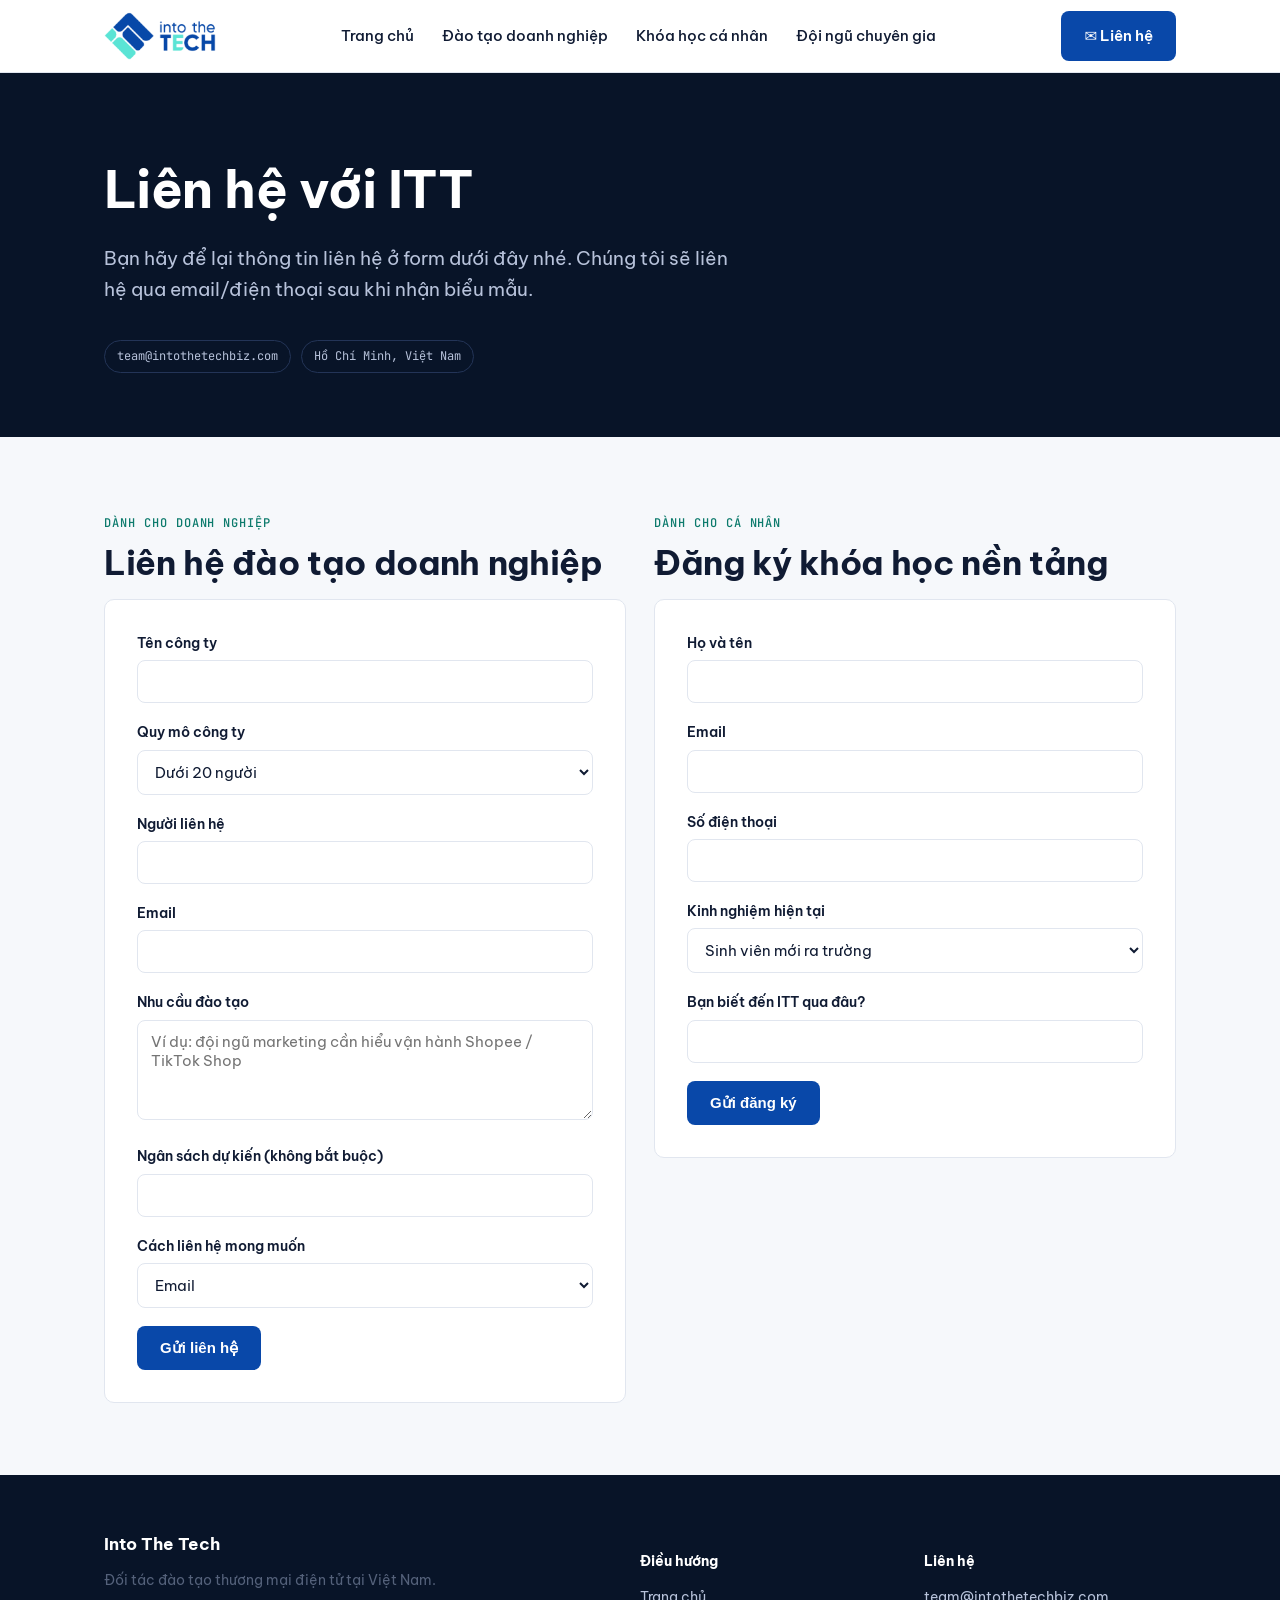
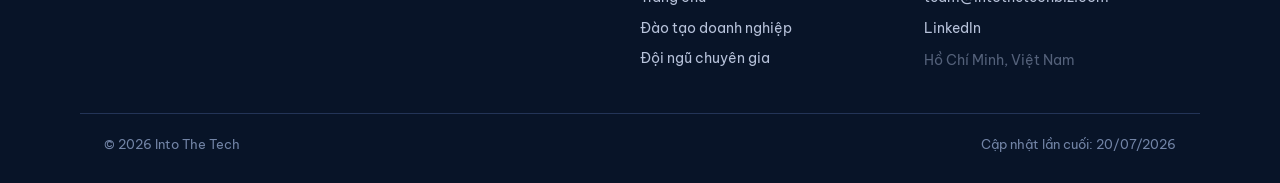
<file: contact.html>
<!DOCTYPE html>
<html lang="vi">
<head>
<meta charset="UTF-8">
<meta name="viewport" content="width=device-width, initial-scale=1.0">
<title>Liên hệ | Into The Tech</title>
<meta name="description" content="Liên hệ Into The Tech để trao đổi về đào tạo thương mại điện tử cho doanh nghiệp hoặc đăng ký khóa học cá nhân. Trụ sở tại Hồ Chí Minh, Việt Nam.">
<meta name="dateModified" content="2026-07-20">
<link rel="canonical" href="https://intothetechbiz.com/contact.html">
<link rel="stylesheet" href="https://fonts.googleapis.com/css2?family=Be+Vietnam+Pro:wght@400;500;600;700;800&family=JetBrains+Mono:wght@400;500&display=swap">
<link rel="stylesheet" href="assets/css/style.css?v=3">
<script type="application/ld+json">
{
  "@context": "https://schema.org",
  "@type": "ContactPage",
  "about": {
    "@type": "EducationalOrganization",
    "name": "Into The Tech",
    "email": "team@intothetechbiz.com",
    "address": {"@type": "PostalAddress", "addressLocality": "Ho Chi Minh City", "addressCountry": "VN"}
  }
}
</script>
</head>
<body>

<header class="site-header">
  <div class="wrap">
    <a href="index.html" class="brand"><img src="assets/img/logo.png" alt="Into The Tech logo"></a>
    <nav class="main-nav">
      <a href="index.html">Trang chủ</a>
      <a href="corporate-training.html">Đào tạo doanh nghiệp</a>
      <a href="students.html">Khóa học cá nhân</a>
      <a href="trainers.html">Đội ngũ chuyên gia</a>
    </nav>
    <div class="header-actions">
      <a href="contact.html" class="btn btn-primary">✉ Liên hệ</a>
    </div>
    <button class="mobile-nav-toggle" aria-label="Menu">☰</button>
  </div>
</header>

<section class="hero dark">
  <div class="wrap">
    <h1>Liên hệ với ITT</h1>
    <p class="lede measure">Bạn hãy để lại thông tin liên hệ ở form dưới đây nhé. Chúng tôi sẽ liên hệ qua email/điện thoại sau khi nhận biểu mẫu.</p>
    <div class="hero-tags">
      <span class="tag"><a href="mailto:team@intothetechbiz.com" style="color:inherit;">team@intothetechbiz.com</a></span>
      <span class="tag">Hồ Chí Minh, Việt Nam</span>
    </div>
  </div>
</section>

<section class="section">
  <div class="wrap">
    <div class="contact-grid">

      <div>
        <span class="eyebrow" style="color:var(--teal-dark);">DÀNH CHO DOANH NGHIỆP</span>
        <h2 style="margin-top:8px;">Liên hệ đào tạo doanh nghiệp</h2>
        <!-- SETUP NOTE: replace data-gform-action below with the real Google Form
             .../formResponse URL, and each input's name with the matching entry.XXXXXXX
             field ID pulled from that form. See main.js for how the silent submit works. -->
        <form class="form-card" data-gform-action="https://docs.google.com/forms/d/e/REPLACE_WITH_CORPORATE_FORM_ID/formResponse">
          <div class="form-row">
            <label>Tên công ty</label>
            <input type="text" name="entry.REPLACE_1" required>
          </div>
          <div class="form-row">
            <label>Quy mô công ty</label>
            <select name="entry.REPLACE_2">
              <option>Dưới 20 người</option>
              <option>20-100 người</option>
              <option>Trên 100 người</option>
            </select>
          </div>
          <div class="form-row">
            <label>Người liên hệ</label>
            <input type="text" name="entry.REPLACE_3" required>
          </div>
          <div class="form-row">
            <label>Email</label>
            <input type="email" name="entry.REPLACE_4" required>
          </div>
          <div class="form-row">
            <label>Nhu cầu đào tạo</label>
            <textarea name="entry.REPLACE_5" placeholder="Ví dụ: đội ngũ marketing cần hiểu vận hành Shopee / TikTok Shop"></textarea>
          </div>
          <div class="form-row">
            <label>Ngân sách dự kiến (không bắt buộc)</label>
            <input type="text" name="entry.REPLACE_6">
          </div>
          <div class="form-row">
            <label>Cách liên hệ mong muốn</label>
            <select name="entry.REPLACE_7">
              <option>Email</option>
              <option>Điện thoại</option>
            </select>
          </div>
          <button type="submit" class="btn btn-primary">Gửi liên hệ</button>
        </form>
        <div class="confirm-msg">Cảm ơn bạn đã liên hệ, ITT sẽ phản hồi sớm nhất có thể.</div>
      </div>

      <div>
        <span class="eyebrow">DÀNH CHO CÁ NHÂN</span>
        <h2 style="margin-top:8px;">Đăng ký khóa học nền tảng</h2>
        <!-- SETUP NOTE: same as above, replace data-gform-action and entry.XXXXXXX
             field names with the real Student Enrollment Google Form's values. -->
        <form class="form-card" data-gform-action="https://docs.google.com/forms/d/e/REPLACE_WITH_STUDENT_FORM_ID/formResponse">
          <div class="form-row">
            <label>Họ và tên</label>
            <input type="text" name="entry.REPLACE_1" required>
          </div>
          <div class="form-row">
            <label>Email</label>
            <input type="email" name="entry.REPLACE_2" required>
          </div>
          <div class="form-row">
            <label>Số điện thoại</label>
            <input type="tel" name="entry.REPLACE_3" required>
          </div>
          <div class="form-row">
            <label>Kinh nghiệm hiện tại</label>
            <select name="entry.REPLACE_4">
              <option>Sinh viên mới ra trường</option>
              <option>Dưới 3 năm kinh nghiệm thương mại điện tử</option>
              <option>Khác</option>
            </select>
          </div>
          <div class="form-row">
            <label>Bạn biết đến ITT qua đâu?</label>
            <input type="text" name="entry.REPLACE_5">
          </div>
          <button type="submit" class="btn btn-primary">Gửi đăng ký</button>
        </form>
        <div class="confirm-msg">Cảm ơn bạn đã đăng ký, ITT sẽ liên hệ sớm.</div>
      </div>

    </div>
  </div>
</section>

<footer>
  <div class="wrap">
    <div>
      <div class="brand" style="color:#fff;margin-bottom:12px;">Into The Tech</div>
      <p class="small">Đối tác đào tạo thương mại điện tử tại Việt Nam.</p>
    </div>
    <div>
      <h4>Điều hướng</h4>
      <a href="index.html">Trang chủ</a>
      <a href="corporate-training.html">Đào tạo doanh nghiệp</a>
      <a href="trainers.html">Đội ngũ chuyên gia</a>
    </div>
    <div>
      <h4>Liên hệ</h4>
      <a href="mailto:team@intothetechbiz.com">team@intothetechbiz.com</a>
      <a href="https://vn.linkedin.com/company/intothetech" target="_blank" rel="noopener">LinkedIn</a>
      <span class="small">Hồ Chí Minh, Việt Nam</span>
    </div>
  </div>
  <div class="footer-bottom">
    <span>© 2026 Into The Tech</span>
    <span>Cập nhật lần cuối: 20/07/2026</span>
  </div>
</footer>

<script src="assets/js/main.js?v=3"></script>
</body>
</html>
</file>
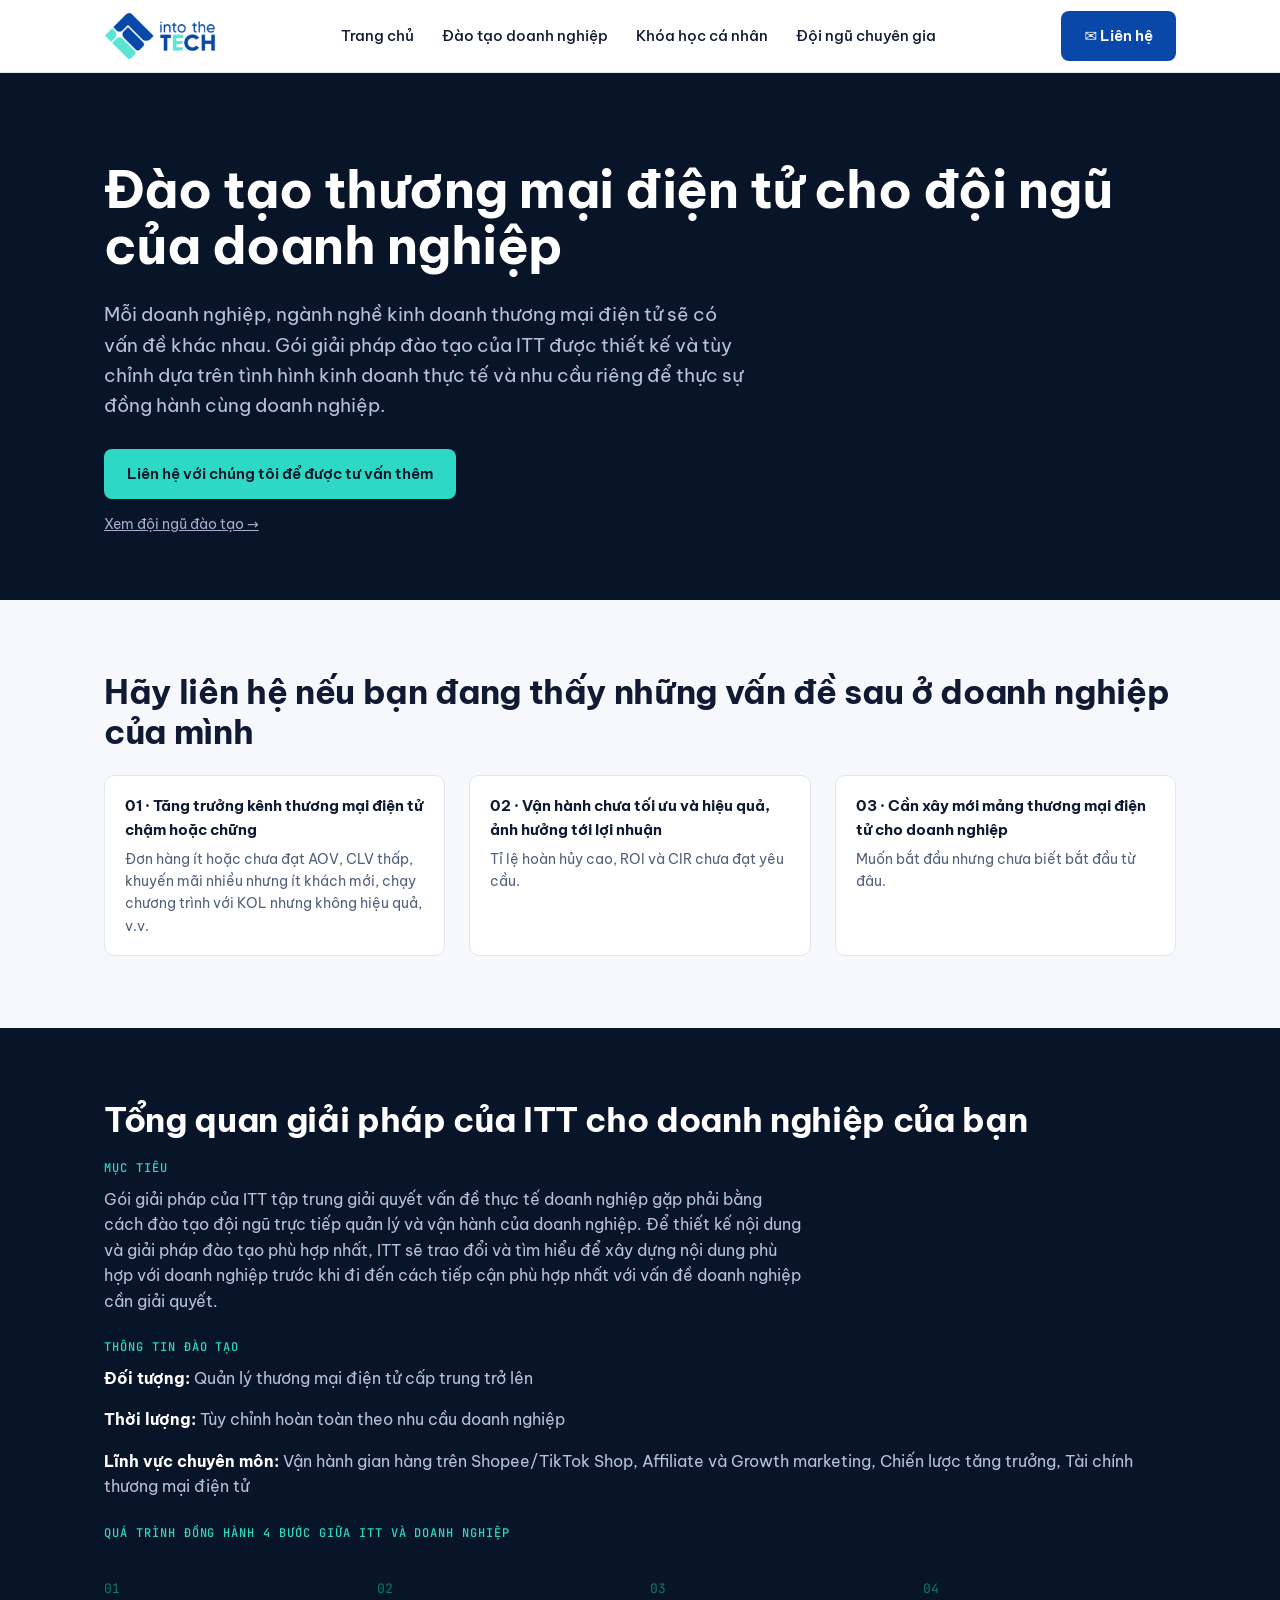
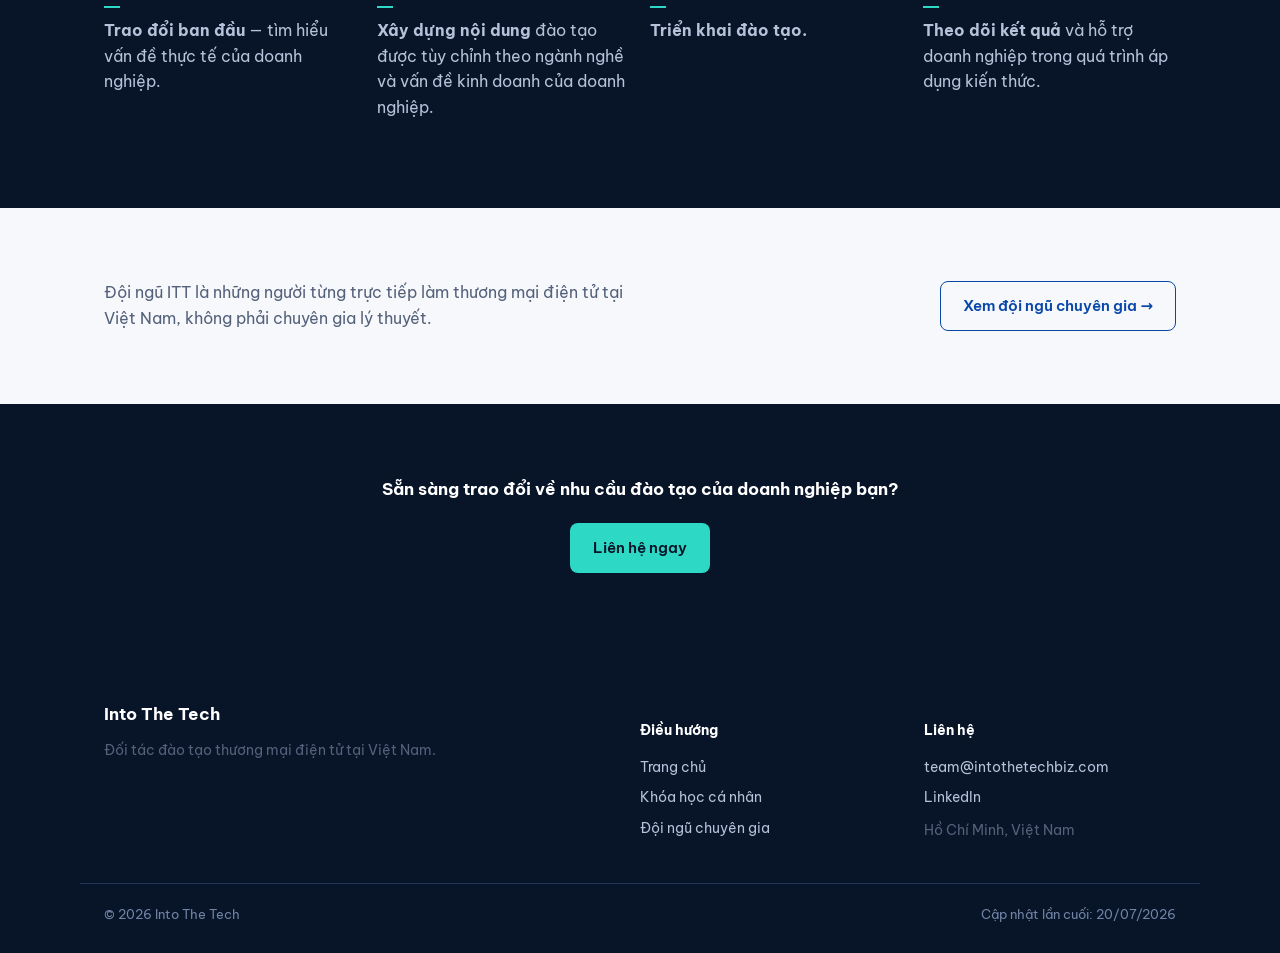
<file: corporate-training.html>
<!DOCTYPE html>
<html lang="vi">
<head>
<meta charset="UTF-8">
<meta name="viewport" content="width=device-width, initial-scale=1.0">
<title>Đào tạo thương mại điện tử cho đội ngũ doanh nghiệp | Into The Tech</title>
<meta name="description" content="ITT thiết kế chương trình đào tạo thương mại điện tử riêng cho từng doanh nghiệp tại Việt Nam, giải quyết vấn đề tăng trưởng chậm, vận hành chưa tối ưu, hoặc xây mới mảng thương mại điện tử.">
<meta name="dateModified" content="2026-07-20">
<link rel="canonical" href="https://intothetechbiz.com/corporate-training.html">
<link rel="stylesheet" href="https://fonts.googleapis.com/css2?family=Be+Vietnam+Pro:wght@400;500;600;700;800&family=JetBrains+Mono:wght@400;500&display=swap">
<link rel="stylesheet" href="assets/css/style.css?v=3">
<script type="application/ld+json">
{
  "@context": "https://schema.org",
  "@type": "Service",
  "serviceType": "Corporate e-commerce training",
  "provider": {"@type": "EducationalOrganization", "name": "Into The Tech", "url": "https://intothetechbiz.com/"},
  "areaServed": "VN",
  "description": "Custom-scoped corporate e-commerce training for businesses in Vietnam, covering Shopee and TikTok Shop operations, affiliate and growth marketing, growth strategy, and e-commerce finance. Duration is fully customized per client.",
  "audience": {"@type": "BusinessAudience", "audienceType": "Mid-level e-commerce management and above at businesses in Vietnam"}
}
</script>
</head>
<body>

<header class="site-header">
  <div class="wrap">
    <a href="index.html" class="brand"><img src="assets/img/logo.png" alt="Into The Tech logo"></a>
    <nav class="main-nav">
      <a href="index.html">Trang chủ</a>
      <a href="corporate-training.html">Đào tạo doanh nghiệp</a>
      <a href="students.html">Khóa học cá nhân</a>
      <a href="trainers.html">Đội ngũ chuyên gia</a>
    </nav>
    <div class="header-actions">
      <a href="contact.html" class="btn btn-primary">✉ Liên hệ</a>
    </div>
    <button class="mobile-nav-toggle" aria-label="Menu">☰</button>
  </div>
</header>

<section class="hero dark">
  <div class="wrap">
    <h1>Đào tạo thương mại điện tử cho đội ngũ của doanh nghiệp</h1>
    <p class="lede measure">Mỗi doanh nghiệp, ngành nghề kinh doanh thương mại điện tử sẽ có vấn đề khác nhau. Gói giải pháp đào tạo của ITT được thiết kế và tùy chỉnh dựa trên tình hình kinh doanh thực tế và nhu cầu riêng để thực sự đồng hành cùng doanh nghiệp.</p>
    <div class="hero-ctas">
      <a href="contact.html" class="btn btn-teal">Liên hệ với chúng tôi để được tư vấn thêm</a>
    </div>
    <div style="margin-top:12px;">
      <a href="trainers.html" style="color:#9FB0CC;text-decoration:underline;font-size:14px;">Xem đội ngũ đào tạo →</a>
    </div>
  </div>
</section>

<section class="section">
  <div class="wrap">
    <h2>Hãy liên hệ nếu bạn đang thấy những vấn đề sau ở doanh nghiệp của mình</h2>
    <div class="grid grid-3" style="margin-top:24px;">
      <div class="problem-card">
        <h4>01 · Tăng trưởng kênh thương mại điện tử chậm hoặc chững</h4>
        <p>Đơn hàng ít hoặc chưa đạt AOV, CLV thấp, khuyến mãi nhiều nhưng ít khách mới, chạy chương trình với KOL nhưng không hiệu quả, v.v.</p>
      </div>
      <div class="problem-card">
        <h4>02 · Vận hành chưa tối ưu và hiệu quả, ảnh hưởng tới lợi nhuận</h4>
        <p>Tỉ lệ hoàn hủy cao, ROI và CIR chưa đạt yêu cầu.</p>
      </div>
      <div class="problem-card">
        <h4>03 · Cần xây mới mảng thương mại điện tử cho doanh nghiệp</h4>
        <p>Muốn bắt đầu nhưng chưa biết bắt đầu từ đâu.</p>
      </div>
    </div>
  </div>
</section>

<section class="section dark">
  <div class="wrap">
    <h2 style="color:#fff;">Tổng quan giải pháp của ITT cho doanh nghiệp của bạn</h2>

    <span class="eyebrow" style="margin-top:20px;display:block;">MỤC TIÊU</span>
    <p class="measure" style="margin-top:8px;">Gói giải pháp của ITT tập trung giải quyết vấn đề thực tế doanh nghiệp gặp phải bằng cách đào tạo đội ngũ trực tiếp quản lý và vận hành của doanh nghiệp. Để thiết kế nội dung và giải pháp đào tạo phù hợp nhất, ITT sẽ trao đổi và tìm hiểu để xây dựng nội dung phù hợp với doanh nghiệp trước khi đi đến cách tiếp cận phù hợp nhất với vấn đề doanh nghiệp cần giải quyết.</p>

    <span class="eyebrow" style="margin-top:24px;display:block;">THÔNG TIN ĐÀO TẠO</span>
    <p style="margin-top:8px;"><strong style="color:#fff;">Đối tượng:</strong> Quản lý thương mại điện tử cấp trung trở lên</p>
    <p><strong style="color:#fff;">Thời lượng:</strong> Tùy chỉnh hoàn toàn theo nhu cầu doanh nghiệp</p>
    <p><strong style="color:#fff;">Lĩnh vực chuyên môn:</strong> Vận hành gian hàng trên Shopee/TikTok Shop, Affiliate và Growth marketing, Chiến lược tăng trưởng, Tài chính thương mại điện tử</p>

    <span class="eyebrow" style="margin-top:24px;display:block;">QUÁ TRÌNH ĐỒNG HÀNH 4 BƯỚC GIỮA ITT VÀ DOANH NGHIỆP</span>
    <div class="steps" style="margin-top:14px;">
      <div class="step">
        <span class="step-marker">01</span>
        <p><strong>Trao đổi ban đầu</strong> — tìm hiểu vấn đề thực tế của doanh nghiệp.</p>
      </div>
      <div class="step">
        <span class="step-marker">02</span>
        <p><strong>Xây dựng nội dung</strong> đào tạo được tùy chỉnh theo ngành nghề và vấn đề kinh doanh của doanh nghiệp.</p>
      </div>
      <div class="step">
        <span class="step-marker">03</span>
        <p><strong>Triển khai đào tạo.</strong></p>
      </div>
      <div class="step">
        <span class="step-marker">04</span>
        <p><strong>Theo dõi kết quả</strong> và hỗ trợ doanh nghiệp trong quá trình áp dụng kiến thức.</p>
      </div>
    </div>
  </div>
</section>

<section class="section">
  <div class="wrap">
    <div class="grid grid-2" style="align-items:center;">
      <p class="measure" style="margin:0;">Đội ngũ ITT là những người từng trực tiếp làm thương mại điện tử tại Việt Nam, không phải chuyên gia lý thuyết.</p>
      <div style="text-align:right;">
        <a href="trainers.html" class="btn" style="border:1px solid var(--blue);color:var(--blue);">Xem đội ngũ chuyên gia →</a>
      </div>
    </div>
  </div>
</section>

<section class="section dark">
  <div class="wrap center">
    <p style="max-width:520px;margin:0 auto 20px;font-weight:700;color:#fff;font-size:17px;">Sẵn sàng trao đổi về nhu cầu đào tạo của doanh nghiệp bạn?</p>
    <a href="contact.html" class="btn btn-teal">Liên hệ ngay</a>
  </div>
</section>

<footer>
  <div class="wrap">
    <div>
      <div class="brand" style="color:#fff;margin-bottom:12px;">Into The Tech</div>
      <p class="small">Đối tác đào tạo thương mại điện tử tại Việt Nam.</p>
    </div>
    <div>
      <h4>Điều hướng</h4>
      <a href="index.html">Trang chủ</a>
      <a href="students.html">Khóa học cá nhân</a>
      <a href="trainers.html">Đội ngũ chuyên gia</a>
    </div>
    <div>
      <h4>Liên hệ</h4>
      <a href="mailto:team@intothetechbiz.com">team@intothetechbiz.com</a>
      <a href="https://vn.linkedin.com/company/intothetech" target="_blank" rel="noopener">LinkedIn</a>
      <span class="small">Hồ Chí Minh, Việt Nam</span>
    </div>
  </div>
  <div class="footer-bottom">
    <span>© 2026 Into The Tech</span>
    <span>Cập nhật lần cuối: 20/07/2026</span>
  </div>
</footer>

<script src="assets/js/main.js?v=3"></script>
</body>
</html>
</file>
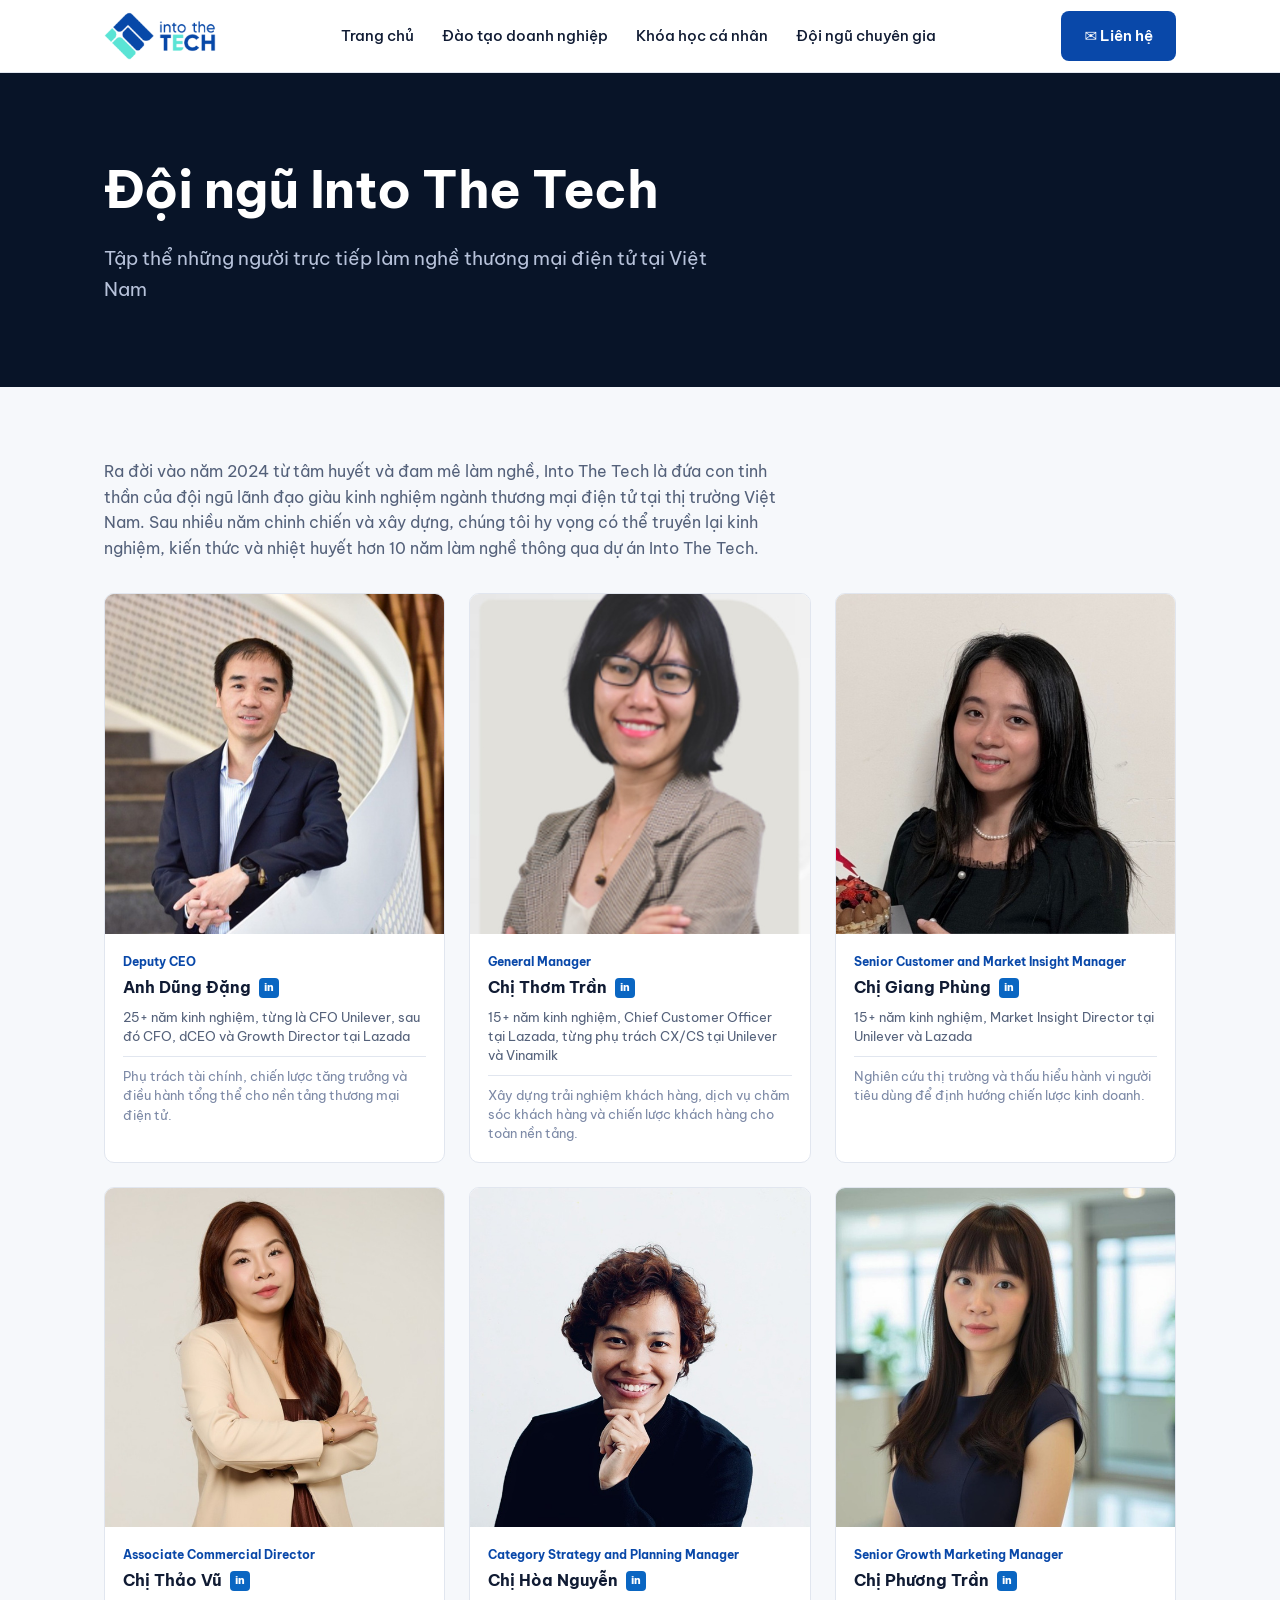
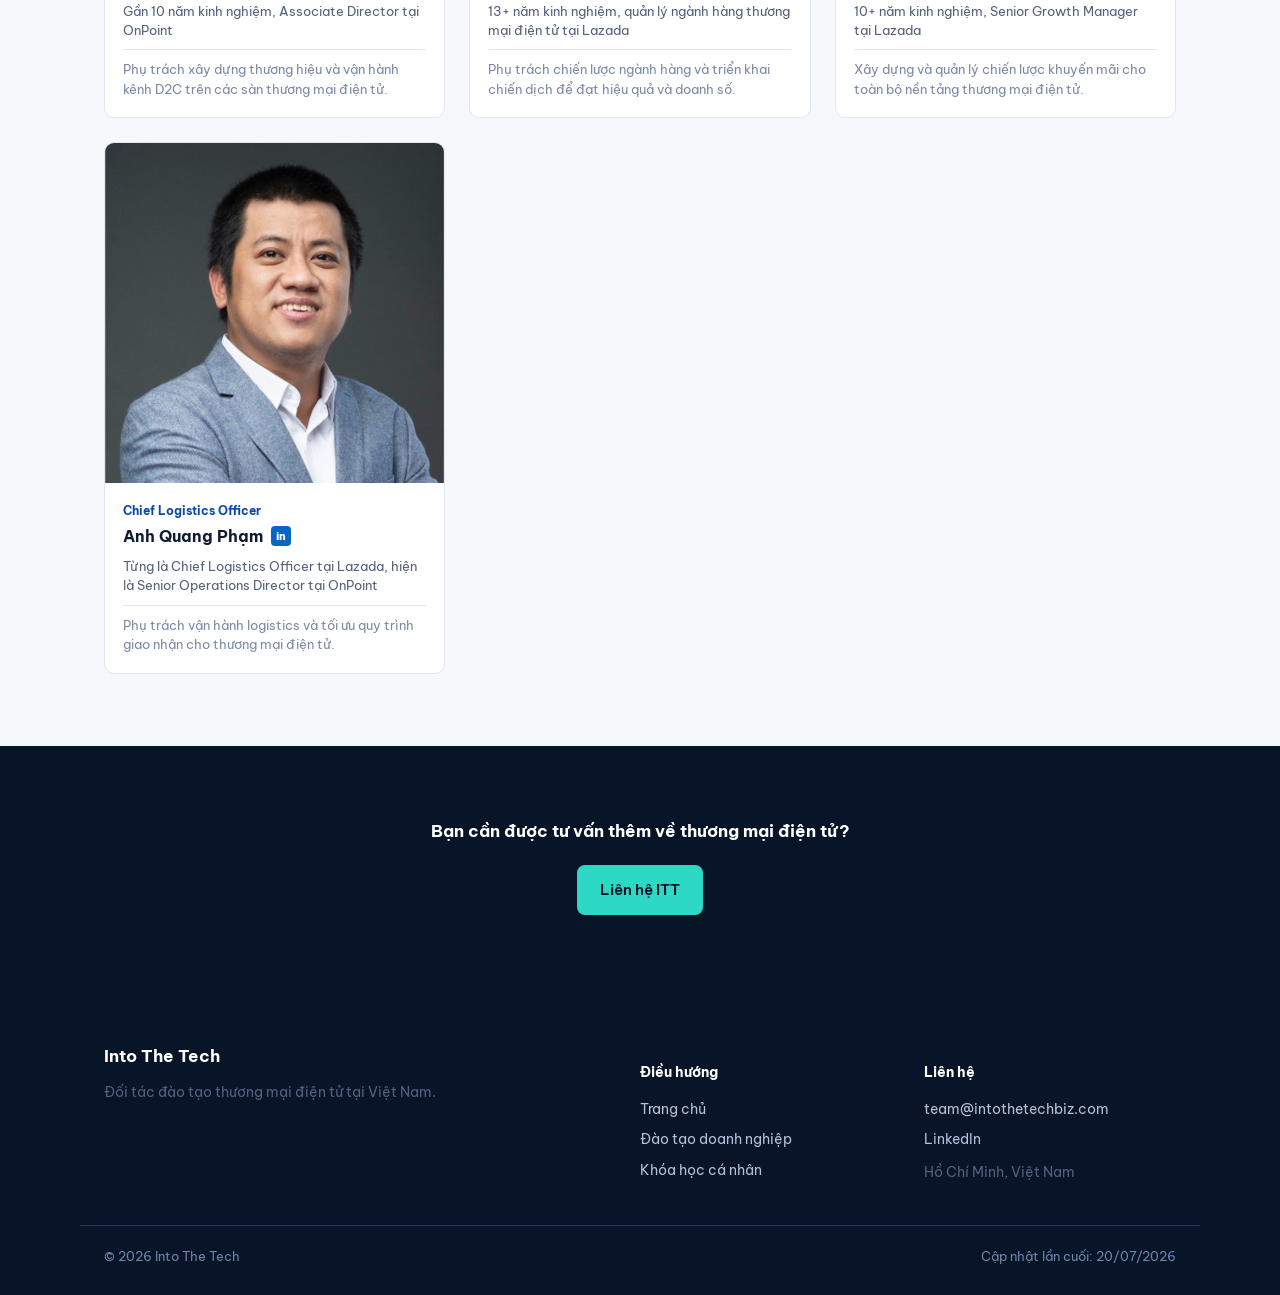
<file: trainers.html>
<!DOCTYPE html>
<html lang="vi">
<head>
<meta charset="UTF-8">
<meta name="viewport" content="width=device-width, initial-scale=1.0">
<title>Đội ngũ chuyên gia | Into The Tech</title>
<meta name="description" content="Đội ngũ Into The Tech, từng giữ vai trò lãnh đạo tại Lazada, Unilever, OnPoint và các doanh nghiệp thương mại điện tử, FMCG hàng đầu tại Việt Nam.">
<meta name="dateModified" content="2026-07-20">
<link rel="canonical" href="https://intothetechbiz.com/trainers.html">
<link rel="stylesheet" href="https://fonts.googleapis.com/css2?family=Be+Vietnam+Pro:wght@400;500;600;700;800&family=JetBrains+Mono:wght@400;500&display=swap">
<link rel="stylesheet" href="assets/css/style.css?v=3">
<script type="application/ld+json">
{
  "@context": "https://schema.org",
  "@type": "EducationalOrganization",
  "name": "Into The Tech",
  "employee": [
    {"@type": "Person", "name": "Dũng Đặng", "jobTitle": "Deputy CEO", "description": "25+ years experience, CFO at Unilever, then CFO, Deputy CEO, and Growth Director at Lazada."},
    {"@type": "Person", "name": "Thơm Trần", "jobTitle": "General Manager", "description": "15+ years experience, Chief Customer Officer at Lazada, previously CX/CS at Unilever and Vinamilk."},
    {"@type": "Person", "name": "Giang Phùng", "jobTitle": "Senior Customer and Market Insight Manager", "description": "15+ years experience, Market Insight Director at Unilever and Lazada."},
    {"@type": "Person", "name": "Thảo Vũ", "jobTitle": "Associate Commercial Director", "description": "Nearly 10 years experience, Associate Director at OnPoint."},
    {"@type": "Person", "name": "Hòa Nguyễn", "jobTitle": "Category Strategy and Planning Manager", "description": "13+ years experience, managed e-commerce categories at Lazada."},
    {"@type": "Person", "name": "Phương Trần", "jobTitle": "Senior Growth Marketing Manager", "description": "10+ years experience, Senior Growth Manager at Lazada."},
    {"@type": "Person", "name": "Quang Phạm", "jobTitle": "Chief Logistics Officer", "description": "Former Chief Logistics Officer at Lazada, now Senior Operations Director at OnPoint."}
  ]
}
</script>
</head>
<body>

<header class="site-header">
  <div class="wrap">
    <a href="index.html" class="brand"><img src="assets/img/logo.png" alt="Into The Tech logo"></a>
    <nav class="main-nav">
      <a href="index.html">Trang chủ</a>
      <a href="corporate-training.html">Đào tạo doanh nghiệp</a>
      <a href="students.html">Khóa học cá nhân</a>
      <a href="trainers.html">Đội ngũ chuyên gia</a>
    </nav>
    <div class="header-actions">
      <a href="contact.html" class="btn btn-primary">✉ Liên hệ</a>
    </div>
    <button class="mobile-nav-toggle" aria-label="Menu">☰</button>
  </div>
</header>

<section class="hero dark">
  <div class="wrap">
    <h1>Đội ngũ Into The Tech</h1>
    <p class="lede measure">Tập thể những người trực tiếp làm nghề thương mại điện tử tại Việt Nam</p>
  </div>
</section>

<section class="section">
  <div class="wrap">
    <p class="measure" style="font-size:16px;">Ra đời vào năm 2024 từ tâm huyết và đam mê làm nghề, Into The Tech là đứa con tinh thần của đội ngũ lãnh đạo giàu kinh nghiệm ngành thương mại điện tử tại thị trường Việt Nam. Sau nhiều năm chinh chiến và xây dựng, chúng tôi hy vọng có thể truyền lại kinh nghiệm, kiến thức và nhiệt huyết hơn 10 năm làm nghề thông qua dự án Into The Tech.</p>

    <div class="grid grid-3" style="margin-top:32px;">

      <div class="trainer-card blueprint">
        <div class="trainer-card-photo"><img src="assets/img/trainers/dung-dang.jpg" alt="Anh Dũng Đặng, Deputy CEO, Into The Tech"></div>
        <div class="trainer-card-body">
          <div class="trainer-card-role">Deputy CEO</div>
          <div class="trainer-name-row"><span class="name">Anh Dũng Đặng</span><span class="linkedin-badge">in</span></div>
          <div class="trainer-yoe">25+ năm kinh nghiệm, từng là CFO Unilever, sau đó CFO, dCEO và Growth Director tại Lazada</div>
          <div class="trainer-desc">Phụ trách tài chính, chiến lược tăng trưởng và điều hành tổng thể cho nền tảng thương mại điện tử.</div>
        </div>
      </div>

      <div class="trainer-card blueprint">
        <div class="trainer-card-photo"><img src="assets/img/trainers/thom-tran.jpg" alt="Chị Thơm Trần, General Manager, Into The Tech"></div>
        <div class="trainer-card-body">
          <div class="trainer-card-role">General Manager</div>
          <div class="trainer-name-row"><span class="name">Chị Thơm Trần</span><span class="linkedin-badge">in</span></div>
          <div class="trainer-yoe">15+ năm kinh nghiệm, Chief Customer Officer tại Lazada, từng phụ trách CX/CS tại Unilever và Vinamilk</div>
          <div class="trainer-desc">Xây dựng trải nghiệm khách hàng, dịch vụ chăm sóc khách hàng và chiến lược khách hàng cho toàn nền tảng.</div>
        </div>
      </div>

      <div class="trainer-card blueprint">
        <div class="trainer-card-photo"><img src="assets/img/trainers/giang-phung.jpg" alt="Chị Giang Phùng, Senior Customer and Market Insight Manager, Into The Tech"></div>
        <div class="trainer-card-body">
          <div class="trainer-card-role">Senior Customer and Market Insight Manager</div>
          <div class="trainer-name-row"><span class="name">Chị Giang Phùng</span><span class="linkedin-badge">in</span></div>
          <div class="trainer-yoe">15+ năm kinh nghiệm, Market Insight Director tại Unilever và Lazada</div>
          <div class="trainer-desc">Nghiên cứu thị trường và thấu hiểu hành vi người tiêu dùng để định hướng chiến lược kinh doanh.</div>
        </div>
      </div>

      <div class="trainer-card blueprint">
        <div class="trainer-card-photo"><img src="assets/img/trainers/thao-vu.jpg" alt="Chị Thảo Vũ, Associate Commercial Director, Into The Tech"></div>
        <div class="trainer-card-body">
          <div class="trainer-card-role">Associate Commercial Director</div>
          <div class="trainer-name-row"><span class="name">Chị Thảo Vũ</span><span class="linkedin-badge">in</span></div>
          <div class="trainer-yoe">Gần 10 năm kinh nghiệm, Associate Director tại OnPoint</div>
          <div class="trainer-desc">Phụ trách xây dựng thương hiệu và vận hành kênh D2C trên các sàn thương mại điện tử.</div>
        </div>
      </div>

      <div class="trainer-card blueprint">
        <div class="trainer-card-photo"><img src="assets/img/trainers/hoa-nguyen.jpg" alt="Chị Hòa Nguyễn, Category Strategy and Planning Manager, Into The Tech"></div>
        <div class="trainer-card-body">
          <div class="trainer-card-role">Category Strategy and Planning Manager</div>
          <div class="trainer-name-row"><span class="name">Chị Hòa Nguyễn</span><span class="linkedin-badge">in</span></div>
          <div class="trainer-yoe">13+ năm kinh nghiệm, quản lý ngành hàng thương mại điện tử tại Lazada</div>
          <div class="trainer-desc">Phụ trách chiến lược ngành hàng và triển khai chiến dịch để đạt hiệu quả và doanh số.</div>
        </div>
      </div>

      <div class="trainer-card blueprint">
        <div class="trainer-card-photo"><img src="assets/img/trainers/phuong-tran.jpg" alt="Chị Phương Trần, Senior Growth Marketing Manager, Into The Tech"></div>
        <div class="trainer-card-body">
          <div class="trainer-card-role">Senior Growth Marketing Manager</div>
          <div class="trainer-name-row"><span class="name">Chị Phương Trần</span><span class="linkedin-badge">in</span></div>
          <div class="trainer-yoe">10+ năm kinh nghiệm, Senior Growth Manager tại Lazada</div>
          <div class="trainer-desc">Xây dựng và quản lý chiến lược khuyến mãi cho toàn bộ nền tảng thương mại điện tử.</div>
        </div>
      </div>

      <div class="trainer-card blueprint">
        <div class="trainer-card-photo"><img src="assets/img/trainers/quang-pham.jpg" alt="Anh Quang Phạm, Chief Logistics Officer, Into The Tech"></div>
        <div class="trainer-card-body">
          <div class="trainer-card-role">Chief Logistics Officer</div>
          <div class="trainer-name-row"><span class="name">Anh Quang Phạm</span><span class="linkedin-badge">in</span></div>
          <div class="trainer-yoe">Từng là Chief Logistics Officer tại Lazada, hiện là Senior Operations Director tại OnPoint</div>
          <div class="trainer-desc">Phụ trách vận hành logistics và tối ưu quy trình giao nhận cho thương mại điện tử.</div>
        </div>
      </div>

    </div>
  </div>
</section>

<section class="section dark">
  <div class="wrap center">
    <p style="max-width:520px;margin:0 auto 20px;font-weight:700;color:#fff;font-size:17px;">Bạn cần được tư vấn thêm về thương mại điện tử?</p>
    <a href="contact.html" class="btn btn-teal">Liên hệ ITT</a>
  </div>
</section>

<footer>
  <div class="wrap">
    <div>
      <div class="brand" style="color:#fff;margin-bottom:12px;">Into The Tech</div>
      <p class="small">Đối tác đào tạo thương mại điện tử tại Việt Nam.</p>
    </div>
    <div>
      <h4>Điều hướng</h4>
      <a href="index.html">Trang chủ</a>
      <a href="corporate-training.html">Đào tạo doanh nghiệp</a>
      <a href="students.html">Khóa học cá nhân</a>
    </div>
    <div>
      <h4>Liên hệ</h4>
      <a href="mailto:team@intothetechbiz.com">team@intothetechbiz.com</a>
      <a href="https://vn.linkedin.com/company/intothetech" target="_blank" rel="noopener">LinkedIn</a>
      <span class="small">Hồ Chí Minh, Việt Nam</span>
    </div>
  </div>
  <div class="footer-bottom">
    <span>© 2026 Into The Tech</span>
    <span>Cập nhật lần cuối: 20/07/2026</span>
  </div>
</footer>

<script src="assets/js/main.js?v=3"></script>
</body>
</html>
</file>
<file: assets/css/style.css>
/* Into The Tech — shared stylesheet
   Palette pulled directly from brand logo:
   navy #0948A9, teal #2DD9C4. Everything else derived from those two. */

:root{
  --navy-950:#081428;
  --navy-900:#0D1F3D;
  --navy-800:#132A54;
  --blue:#0948A9;
  --blue-600:#0A57C4;
  --teal:#2DD9C4;
  --teal-dark:#0C7A6C;
  --bg:#F6F8FB;
  --card:#FFFFFF;
  --text:#101B33;
  --text-muted:#54617A;
  --border:#E1E6EF;
  --border-dark:#233457;
  --radius:10px;
  --maxw:1120px;
}

*{box-sizing:border-box;}
html{scroll-behavior:smooth;}
body{
  margin:0;
  background:var(--bg);
  color:var(--text);
  font-family:'Be Vietnam Pro', 'Inter', system-ui, sans-serif;
  font-weight:400;
  line-height:1.6;
  -webkit-font-smoothing:antialiased;
}
img{max-width:100%;display:block;}
a{color:inherit;text-decoration:none;}
.wrap{max-width:var(--maxw);margin:0 auto;padding:0 24px;}
.eyebrow{
  font-family:'JetBrains Mono', monospace;
  font-size:12px;
  letter-spacing:.08em;
  text-transform:uppercase;
  color:var(--teal-dark);
  font-weight:500;
}
h1,h2,h3{font-weight:700;margin:0 0 .5em;letter-spacing:-.01em;}
h1{font-size:clamp(32px,5vw,52px);line-height:1.08;}
h2{font-size:clamp(24px,3.4vw,34px);line-height:1.15;}
h3{font-size:20px;line-height:1.3;}
p{margin:0 0 1em;color:var(--text-muted);}
.section{padding:72px 0;}
.section-tight{padding:48px 0;}
.dark{background:var(--navy-950);color:#fff;}
.dark p{color:#B7C2DA;}
.dark .eyebrow{color:var(--teal);}

/* Language toggle: both languages exist in the raw HTML at all times,
   so crawlers see both regardless of JS. CSS + a body class controls display. */
/* Site is Vietnamese-only, no language toggle needed */

/* Header */
.site-header{
  position:sticky;top:0;z-index:50;
  background:rgba(255,255,255,.92);
  backdrop-filter:blur(8px);
  border-bottom:1px solid var(--border);
}
.site-header .wrap{display:flex;align-items:center;justify-content:space-between;height:72px;gap:24px;}
.brand{display:flex;align-items:center;gap:10px;font-weight:700;font-size:17px;}
.brand img{height:48px;width:auto;}
nav.main-nav{display:flex;gap:28px;align-items:center;}
nav.main-nav a{font-size:15px;font-weight:500;color:var(--text);}
nav.main-nav a:hover{color:var(--blue);}
.header-actions{display:flex;align-items:center;gap:14px;}
.btn{
  display:inline-flex;align-items:center;gap:8px;
  padding:12px 22px;border-radius:8px;font-weight:600;font-size:15px;
  border:1px solid transparent;cursor:pointer;
}
.btn-primary{background:var(--blue);color:#fff;}
.btn-primary:hover{background:var(--blue-600);}
.btn-teal{background:var(--teal);color:var(--navy-950);}
.btn-teal:hover{filter:brightness(0.95);}
.btn-outline{border-color:var(--border-dark);color:#fff;}
.btn-outline:hover{background:rgba(255,255,255,.08);}
.btn-outline-dark{border-color:var(--border-dark);color:var(--text);}

/* Signature motif: blueprint corner brackets, used on photo frames and card frames */
.blueprint{position:relative;}
.blueprint::before,.blueprint::after{
  content:'';position:absolute;width:18px;height:18px;
  border:2px solid var(--teal);opacity:.9;
}
.blueprint::before{top:-6px;left:-6px;border-right:none;border-bottom:none;}
.blueprint::after{bottom:-6px;right:-6px;border-left:none;border-top:none;}

.container-dash{
  border-top:1px dashed var(--border-dark);
  margin:56px 0;
}
.container-dash.light{border-top:1px dashed var(--border);}

/* Hero */
.hero{padding:88px 0 64px;}
.hero .lede{font-size:19px;max-width:640px;}
.hero-ctas{display:flex;gap:14px;flex-wrap:wrap;margin-top:28px;}
.hero-tags{display:flex;gap:10px;flex-wrap:wrap;margin-top:36px;}
.tag{
  font-family:'JetBrains Mono', monospace;font-size:12px;
  border:1px solid var(--border-dark);color:#B7C2DA;
  padding:6px 12px;border-radius:999px;
}

/* Cards / grids */
.grid{display:grid;gap:24px;}
.grid-3{grid-template-columns:repeat(3,1fr);}
.grid-2{grid-template-columns:repeat(2,1fr);}
/* Tablet: 3-column grids reflow to 2 columns before jumping to mobile's 1 column */
@media(max-width:900px){.grid-3{grid-template-columns:repeat(2,1fr);}}
@media(max-width:860px){.grid-2{grid-template-columns:1fr;}}
@media(max-width:600px){.grid-3{grid-template-columns:1fr;}}

.card{
  background:var(--card);border:1px solid var(--border);
  border-radius:var(--radius);padding:28px;
}
.card-dark{
  background:var(--navy-900);border:1px solid var(--border-dark);
  border-radius:var(--radius);padding:28px;color:#fff;
}
.card-dark p{color:#B7C2DA;}
.card-num{
  font-family:'JetBrains Mono', monospace;
  font-size:13px;color:var(--teal);margin-bottom:14px;display:block;
}

/* Trainer cards */
.trainer-card{
  background:var(--card);border:1px solid var(--border);border-radius:var(--radius);
  overflow:hidden;display:flex;flex-direction:column;
}
.trainer-photo{aspect-ratio:1/1;overflow:hidden;position:relative;}
.trainer-photo img{width:100%;height:100%;object-fit:cover;}
.trainer-body{padding:22px;}
.trainer-role{font-size:13px;color:var(--blue);font-weight:600;margin-bottom:2px;}
.trainer-name{font-size:19px;font-weight:700;margin-bottom:10px;}
.trainer-bio{font-size:14.5px;color:var(--text-muted);}

/* Steps */
.steps{display:grid;grid-template-columns:repeat(4,1fr);gap:20px;}
@media(max-width:900px){.steps{grid-template-columns:1fr 1fr;}}
@media(max-width:560px){.steps{grid-template-columns:1fr;}}
.step{position:relative;padding-top:18px;}
.step-marker{
  font-family:'JetBrains Mono', monospace;font-size:13px;
  color:var(--teal-dark);border-bottom:2px solid var(--teal);
  padding-bottom:6px;margin-bottom:10px;display:inline-block;
}

/* Forms */
.form-card{background:var(--card);border:1px solid var(--border);border-radius:var(--radius);padding:32px;}
.form-row{margin-bottom:18px;}
label{display:block;font-size:14px;font-weight:600;margin-bottom:6px;}
input,select,textarea{
  width:100%;padding:11px 13px;border:1px solid var(--border);
  border-radius:8px;font-family:inherit;font-size:15px;background:#fff;color:var(--text);
}
input:focus,select:focus,textarea:focus{outline:2px solid var(--teal);border-color:var(--teal);}
textarea{resize:vertical;min-height:100px;}

/* FAQ */
details.faq{border-bottom:1px solid var(--border);padding:16px 0;}
details.faq summary{font-weight:600;cursor:pointer;list-style:none;display:flex;justify-content:space-between;align-items:center;}
details.faq summary::-webkit-details-marker{display:none;}
details.faq summary::after{content:'+';font-size:20px;color:var(--teal-dark);}
details.faq[open] summary::after{content:'–';}
details.faq p{margin-top:10px;}

/* Footer */
footer{background:var(--navy-950);color:#B7C2DA;padding:56px 0 28px;}
footer .wrap{display:grid;grid-template-columns:2fr 1fr 1fr;gap:32px;}
@media(max-width:860px){footer .wrap{grid-template-columns:1.5fr 1fr;}footer .wrap>div:first-child{grid-column:1/-1;}}
@media(max-width:600px){footer .wrap{grid-template-columns:1fr;}}
footer h4{color:#fff;font-size:14px;margin-bottom:14px;}
footer a{color:#B7C2DA;font-size:14px;display:block;margin-bottom:8px;}
footer a:hover{color:var(--teal);}
.footer-bottom{
  max-width:var(--maxw);margin:36px auto 0;padding:20px 24px 0;
  border-top:1px solid var(--border-dark);font-size:13px;color:#7284A6;
  display:flex;justify-content:space-between;flex-wrap:wrap;gap:10px;
}

/* Utility */
.mt-0{margin-top:0;}
.center{text-align:center;}
.small{font-size:13.5px;color:var(--text-muted);}
.mobile-nav-toggle{display:none;background:none;border:none;font-size:22px;cursor:pointer;}
@media(max-width:820px){
  nav.main-nav{display:none;}
  .mobile-nav-toggle{display:block;}
}

/* Text measure: body copy stays readable even in a wide container */
.measure{max-width:700px;}
.measure p, .measure li{max-width:700px;}

/* Pain point / problem cards */
.problem-card{
  background:var(--card);border:1px solid var(--border);border-radius:var(--radius);
  padding:18px 20px;
}
.problem-card h4{margin:0 0 6px;font-size:15px;}
.problem-card p{margin:0;font-size:14px;}

/* Credential line with check icon */
.credential-line{display:flex;align-items:center;gap:8px;font-weight:700;color:var(--text);}
.credential-line .check{color:#3FC77A;font-weight:800;}

/* Photo placeholder (dashed, pending real image) */
.photo-pending{
  border:1.5px dashed var(--border-dark);border-radius:var(--radius);
  display:flex;align-items:center;justify-content:center;
  font-size:12.5px;color:var(--text-muted);text-align:center;padding:16px;
  background:var(--bg);aspect-ratio:4/3;
}

/* Testimonial cards */
.testimonial-card{
  background:var(--bg);border-radius:var(--radius);padding:18px;
}
.testimonial-card p{font-style:italic;font-size:14px;margin-bottom:10px;color:var(--text-muted);}
.testimonial-card .author{font-size:13px;font-weight:700;color:var(--text);}

/* Trainer cards (photo, linkedin next to name, YoE line, role description) */
.trainer-card-photo{aspect-ratio:1/1;overflow:hidden;}
.trainer-card-photo img{width:100%;height:100%;object-fit:cover;}
.trainer-card-body{padding:18px;}
.trainer-card-role{font-size:12px;color:var(--blue);font-weight:700;margin-bottom:4px;}
.trainer-name-row{display:flex;align-items:center;gap:8px;margin-bottom:8px;}
.trainer-name-row .name{font-size:16px;font-weight:700;color:var(--text);}
.linkedin-badge{
  width:20px;height:20px;border-radius:4px;background:#0A66C2;color:#fff;
  display:flex;align-items:center;justify-content:center;font-size:11px;font-weight:800;
  flex-shrink:0;
}
.trainer-yoe{font-size:12.5px;color:var(--text-muted);line-height:1.5;margin-bottom:10px;}
.trainer-desc{
  font-size:12.5px;color:#7C89A6;line-height:1.55;
  border-top:1px solid var(--border);padding-top:10px;
}

/* Contact page two-column forms */
.contact-grid{display:grid;grid-template-columns:1fr 1fr;gap:28px;}
@media(max-width:860px){.contact-grid{grid-template-columns:1fr;}}
.form-note{font-size:13px;color:var(--text-muted);margin-top:10px;}
.confirm-msg{
  display:none;background:#E1F5EE;border:1px solid #9FE1CB;color:#085041;
  border-radius:8px;padding:14px;font-size:14px;font-weight:600;margin-top:14px;
}
.confirm-msg.show{display:block;}
</file>
